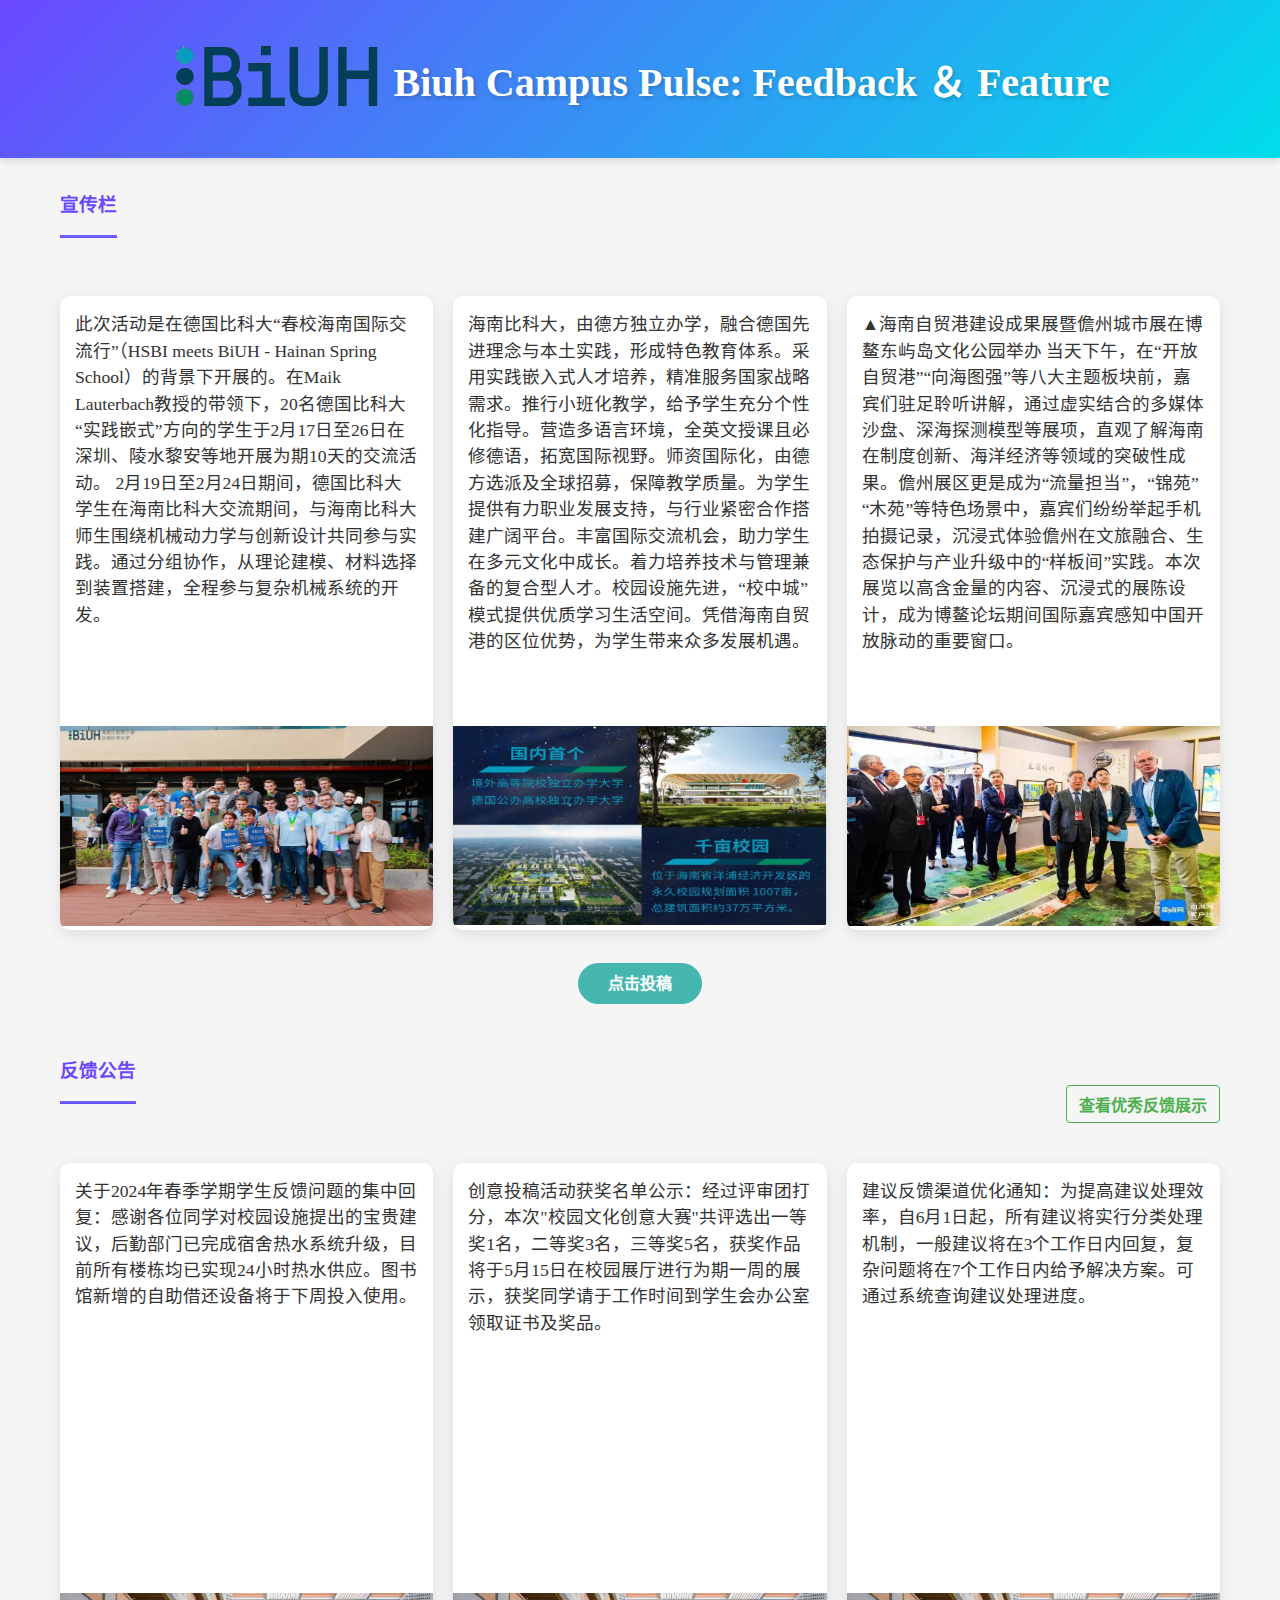
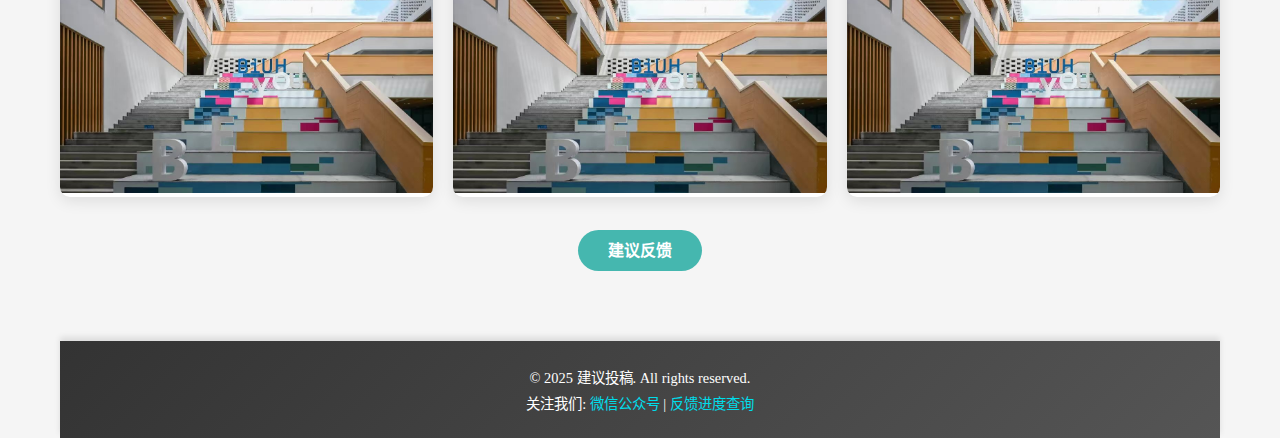
<file: 宣传(1)/宣传/index.html>
<!DOCTYPE html>
<html lang="zh-CN">

<head>
    <meta charset="UTF-8">
    <title>投稿箱</title>
    <link rel="stylesheet" href="css/style.css">
    <link rel="icon" href="favicon.ico">
</head>

<body>
    <div class="header">
        <h1><img src="images/top.png" alt=""> Biuh Campus Pulse: Feedback ＆ Feature</h1>
    </div>
    <div class="box">
        <h3>宣传栏</h3>
        <div class="promo-container">
            <div class="promo-item">
                <p>此次活动是在德国比科大“春校海南国际交流行”（HSBI meets BiUH - Hainan Spring School）的背景下开展的。在Maik
                    Lauterbach教授的带领下，20名德国比科大“实践嵌式”方向的学生于2月17日至26日在深圳、陵水黎安等地开展为期10天的交流活动。

                    2月19日至2月24日期间，德国比科大学生在海南比科大交流期间，与海南比科大师生围绕机械动力学与创新设计共同参与实践。通过分组协作，从理论建模、材料选择到装置搭建，全程参与复杂机械系统的开发。</p>
                <img src="images/i1.jpg" alt="">
            </div>
            <div class="promo-item">
                <p>海南比科大，由德方独立办学，融合德国先进理念与本土实践，形成特色教育体系。采用实践嵌入式人才培养，精准服务国家战略需求。推行小班化教学，给予学生充分个性化指导。营造多语言环境，全英文授课且必修德语，拓宽国际视野。师资国际化，由德方选派及全球招募，保障教学质量。为学生提供有力职业发展支持，与行业紧密合作搭建广阔平台。丰富国际交流机会，助力学生在多元文化中成长。着力培养技术与管理兼备的复合型人才。校园设施先进，“校中城”
                    模式提供优质学习生活空间。凭借海南自贸港的区位优势，为学生带来众多发展机遇。</p>
                <img src="images/i2.jpg" alt="">
            </div>
            <div class="promo-item">
                <p>▲海南自贸港建设成果展暨儋州城市展在博鳌东屿岛文化公园举办
                    当天下午，在“开放自贸港”“向海图强”等八大主题板块前，嘉宾们驻足聆听讲解，通过虚实结合的多媒体沙盘、深海探测模型等展项，直观了解海南在制度创新、海洋经济等领域的突破性成果。儋州展区更是成为“流量担当”，“锦苑”“木苑”等特色场景中，嘉宾们纷纷举起手机拍摄记录，沉浸式体验儋州在文旅融合、生态保护与产业升级中的“样板间”实践。‌本次展览以高含金量的内容、沉浸式的展陈设计，成为博鳌论坛期间国际嘉宾感知中国开放脉动的重要窗口。
                </p><img src="images/i3.jpg" alt="">
            </div>
        </div>

        <div class="submit-link">
            <a href="#" onclick="document.getElementById('modal').style.display='block'">点击投稿</a>
        </div>

        <div class="title-btn-group" style="display: flex; justify-content: space-between; align-items: center; margin: 15px 0;">
            <h3>反馈公告</h3>
            <a href="excellent-feedback.html" style="text-decoration: none; color: #4CAF50; font-weight: 600; padding: 6px 12px; border: 1px solid #4CAF50; border-radius: 4px;">
                查看优秀反馈展示
            </a>
        </div>

        <div class="promo-container">
            <div class="promo-item">
                <p>关于2024年春季学期学生反馈问题的集中回复：感谢各位同学对校园设施提出的宝贵建议，后勤部门已完成宿舍热水系统升级，目前所有楼栋均已实现24小时热水供应。图书馆新增的自助借还设备将于下周投入使用。</p>
                <img src="images/notice1.jpg" alt="公告图片1">
            </div>
            <div class="promo-item">
                <p>创意投稿活动获奖名单公示：经过评审团打分，本次"校园文化创意大赛"共评选出一等奖1名，二等奖3名，三等奖5名，获奖作品将于5月15日在校园展厅进行为期一周的展示，获奖同学请于工作时间到学生会办公室领取证书及奖品。</p>
                <img src="images/notice2.jpg" alt="公告图片2">
            </div>
            <div class="promo-item">
                <p>建议反馈渠道优化通知：为提高建议处理效率，自6月1日起，所有建议将实行分类处理机制，一般建议将在3个工作日内回复，复杂问题将在7个工作日内给予解决方案。可通过系统查询建议处理进度。</p>
                <img src="images/notice3.jpg" alt="公告图片3">
            </div>
        </div>

        <div class="submit-link">
            <a href="#" onclick="document.getElementById('suggestionModal').style.display='block'">建议反馈</a>
        </div>


        <!-- 主页面：在反馈公告区域下方添加入口 -->
        <div class="promo-container">
        <!-- 原有3个公告项 -->
        </div>

    
        <!-- 主页面footer修改：增加子页面链接 -->
        <div class="footer">
            <p>© 2025 建议投稿. All rights reserved.</p>
            <p>
                关注我们: <a href="#">微信公众号</a> | <a href="feedback-status.html">反馈进度查询</a>
            </p>
        </div>

        
        <div id="modal" class="modal">
            <div class="modal-content">
                <span class="close" onclick="document.getElementById('modal').style.display='none'">×</span>
                <h2>分享你的创意</h2>
                <textarea placeholder="请输入你的创意内容..." rows="5" id="creativeContent" required></textarea>
                <input type="file" accept="image/*" id="creativeFile">
                <button onclick="submitCreative()">提交</button>
            </div>
        </div>

        <div id="suggestionModal" class="modal">
            <div class="modal-content">
                <span class="close" onclick="document.getElementById('suggestionModal').style.display='none'">×</span>
                <h2>留下您的建议</h2>
                <p>欢迎留下您宝贵的建议~</p>
                姓名：<input type="text" placeholder="" id="name">
                专业：<input type="text" placeholder="" id="major">
                班级：<input type="text" placeholder="" id="class">
                学号：<input type="text" placeholder="" id="studentId">
                <textarea placeholder="有什么想对我们说的吗？" rows="5" id="suggestion" required></textarea>
            <div class="checkbox">
                <input type="checkbox" id="anonymous">
                <label for="anonymous">匿名提交（勾选后无需填写个人信息）</label>
            </div>
            <button onclick="submitSuggestion()">提交</button>
        </div>

        
    </div>
    

    <script>
        window.onclick = function (event) {
            var modal = document.getElementById('modal');
            if (event.target == modal) {
                modal.style.display = "none";
            }
            if (event.target == suggestionModal) {
                suggestionModal.style.display = "none";
            }
        }


    function submitCreative() {
            var content = document.getElementById('creativeContent').value.trim();
            if (content === '') {
                alert('创意内容不能为空！');
                return;
            }
            // 提交成功后引导访问优秀反馈页面
            if (confirm('投稿成功！感谢你的分享！是否查看其他同学的优秀反馈？')) {
                window.location.href = 'excellent-feedback.html';
            } else {
                document.getElementById('creativeContent').value = '';
                document.getElementById('creativeFile').value = '';
                document.getElementById('modal').style.display = 'none';
            }
    }

    // 主页面 submitSuggestion 函数同理修改
    function submitSuggestion() {
        // 原有验证逻辑...
        if (confirm('感谢你的建议！你的建议可能会被选为典型案例展示，是否查看已解决的优秀建议？')) {
            window.location.href = 'excellent-feedback.html';
        } else {
            var suggestion = document.getElementById('suggestion').value.trim();
                var anonymous = document.getElementById('anonymous').checked;
                var name = document.getElementById('name').value.trim();
                var major = document.getElementById('major').value.trim();
                var className = document.getElementById('class').value.trim();
                var studentId = document.getElementById('studentId').value.trim();

                // 检查建议内容是否为空
                if (suggestion === '') {
                    alert('建议内容不能为空！');
                    return;
                }

                // 如果未勾选匿名，则检查个人信息是否填写完整
                if (!anonymous) {
                    if (name === '' || major === '' || className === '' || studentId === '') {
                        alert('提交失败！未勾选匿名提交时，姓名、专业、班级和学号必须全部填写！');
                        return;
                    }
                }

                alert('感谢你的建议！');
                // 清空所有输入字段
                document.getElementById('name').value = '';
                document.getElementById('major').value = '';
                document.getElementById('class').value = '';
                document.getElementById('studentId').value = '';
                document.getElementById('suggestion').value = '';
                document.getElementById('anonymous').checked = false;
        }
        alert('感谢你的建议！您的提交编号为：SUG' + new Date().getTime()); // 模拟生成提交编号
        window.location.href = 'feedback-status.html'; // 提交后直接跳转查询页
    }

        
    </script>
</body>

</html>
</file>
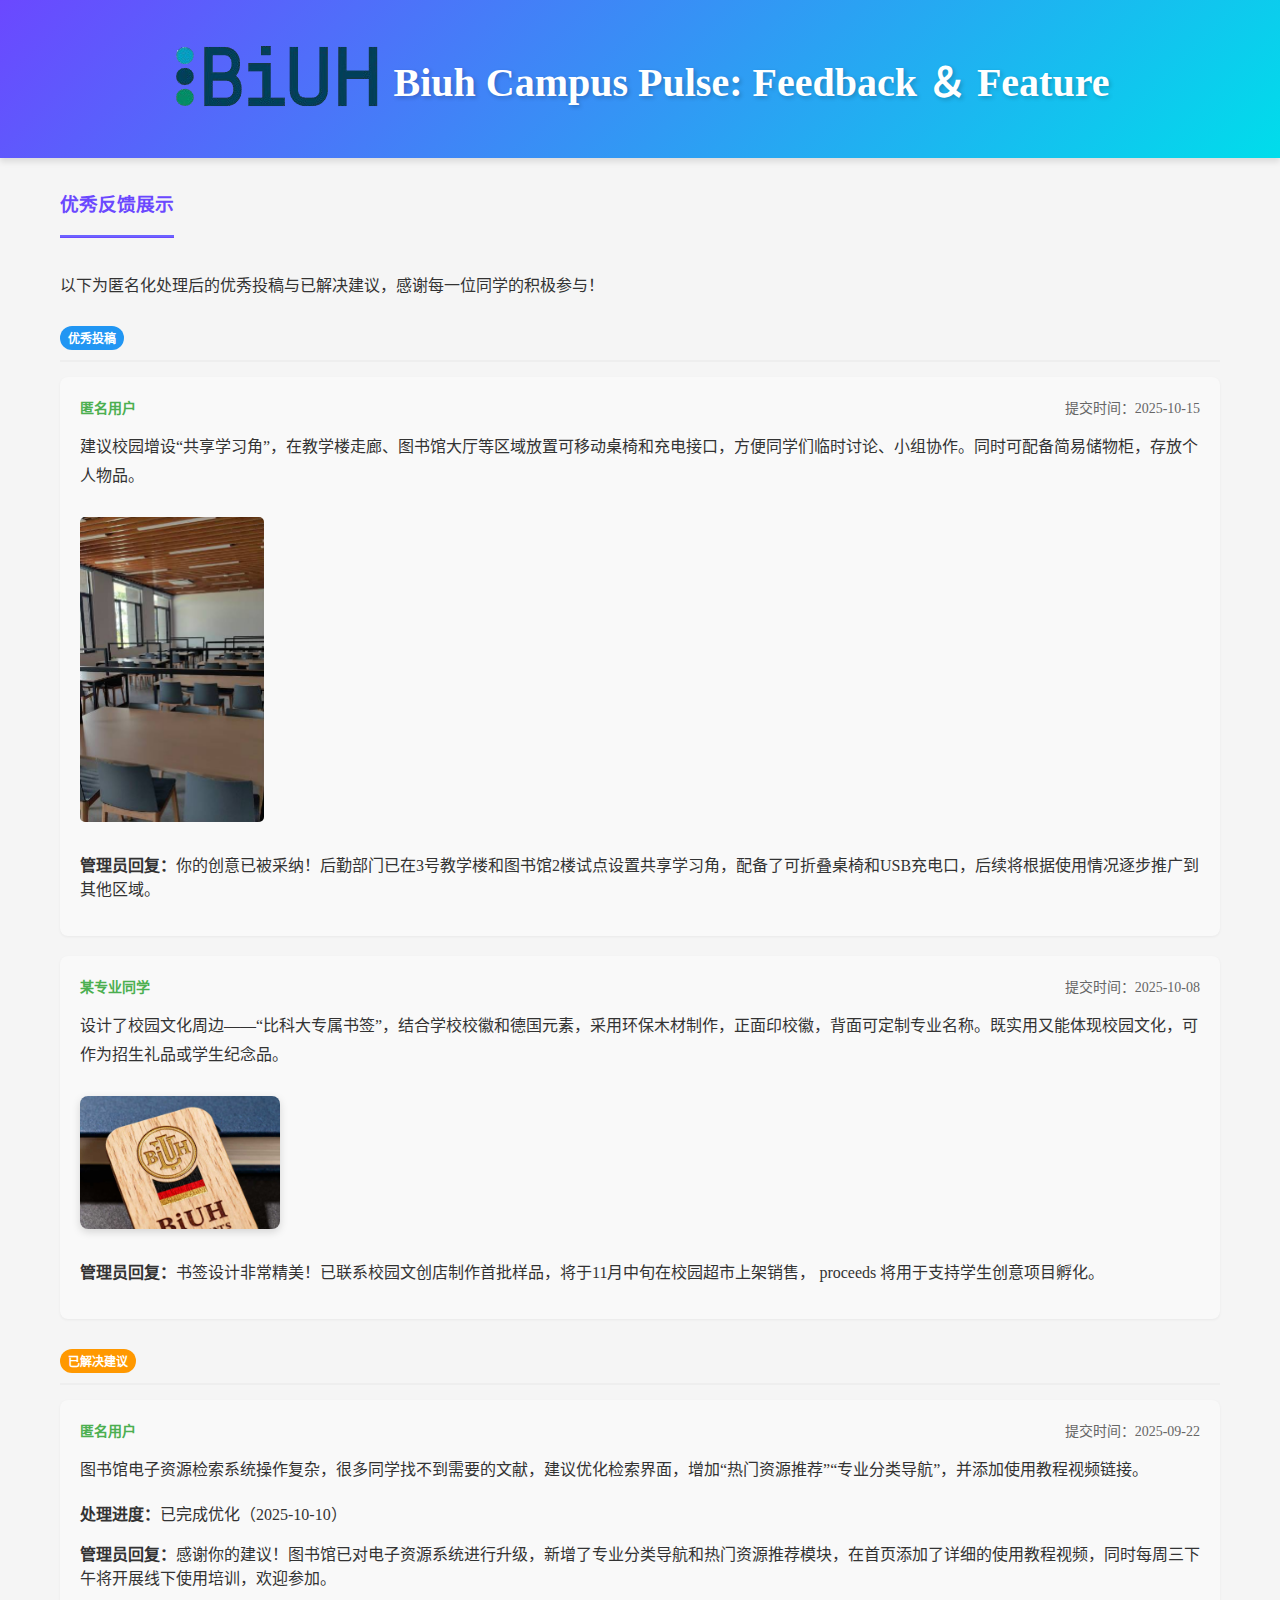
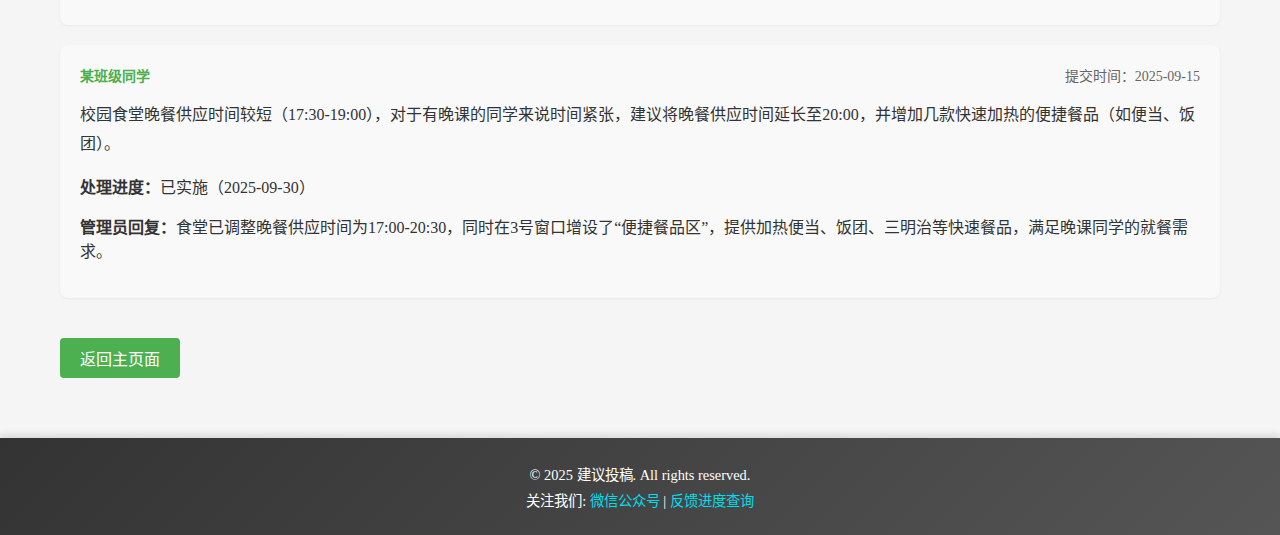
<file: 宣传(1)/宣传/excellent-feedback.html>
<!DOCTYPE html>
<html lang="zh-CN">
<head>
    <meta charset="UTF-8">
    <title>优秀反馈展示</title>
    <link rel="stylesheet" href="css/style.css">
    <style>
        /* 新增页面专属样式（复用主页面结构，仅微调） */
        .feedback-category {
            margin: 30px 0 15px;
            padding-bottom: 10px;
            border-bottom: 2px solid #eee;
        }
        .feedback-item {
            background: #f9f9f9;
            border-radius: 8px;
            padding: 20px;
            margin-bottom: 20px;
            box-shadow: 0 1px 3px rgba(0,0,0,0.05);
        }
        .feedback-header {
            display: flex;
            justify-content: space-between;
            align-items: center;
            margin-bottom: 10px;
            color: #666;
            font-size: 14px;
        }
        .feedback-author {
            font-weight: bold;
            color: #4CAF50; /* 匿名作者用绿色标识 */
        }
        .feedback-content {
            line-height: 1.8;
            margin: 15px 0;
        }
        .feedback-tag {
            display: inline-block;
            padding: 3px 8px;
            border-radius: 12px;
            font-size: 12px;
            color: white;
            margin-right: 8px;
        }
        .tag-creative {
            background: #2196F3; /* 优秀投稿标签-蓝色 */
        }
        .tag-suggestion {
            background: #FF9800; /* 已解决建议标签-橙色 */
        }
        .feedback-image {
            max-width: 100%;
            border-radius: 5px;
            margin: 10px 0;
        }
        .back-home {
            display: inline-block;
            margin: 20px 0;
            padding: 8px 20px;
            background: #4CAF50;
            color: white;
            text-decoration: none;
            border-radius: 4px;
        }
        .back-home:hover {
            background: #45a049;
        }
    </style>
</head>
<body>
    <div class="header">
        <!-- 复用主页面头部，保持风格统一 -->
        <h1><img src="images/top.png" alt=""> Biuh Campus Pulse: Feedback ＆ Feature</h1>
    </div>
    
    <div class="box">
        <h3>优秀反馈展示</h3>
        <p>以下为匿名化处理后的优秀投稿与已解决建议，感谢每一位同学的积极参与！</p>
        
        <!-- 优秀投稿分类 -->
        <h4 class="feedback-category">
            <span class="feedback-tag tag-creative">优秀投稿</span>
        </h4>
        
        <!-- 投稿项1 -->
        <div class="feedback-item">
            <div class="feedback-header">
                <span class="feedback-author">匿名用户</span>
                <span>提交时间：2025-10-15</span>
            </div>
            <div class="feedback-content">
                <p>建议校园增设“共享学习角”，在教学楼走廊、图书馆大厅等区域放置可移动桌椅和充电接口，方便同学们临时讨论、小组协作。同时可配备简易储物柜，存放个人物品。</p>
            </div>
            <img src="images/creative1.jpg" alt="共享学习角设计图" class="feedback-image">
            <p><strong>管理员回复：</strong>你的创意已被采纳！后勤部门已在3号教学楼和图书馆2楼试点设置共享学习角，配备了可折叠桌椅和USB充电口，后续将根据使用情况逐步推广到其他区域。</p>
        </div>
        
        <!-- 投稿项2 -->
        <div class="feedback-item">
            <div class="feedback-header">
                <span class="feedback-author">某专业同学</span>
                <span>提交时间：2025-10-08</span>
            </div>
            <div class="feedback-content">
                <p>设计了校园文化周边——“比科大专属书签”，结合学校校徽和德国元素，采用环保木材制作，正面印校徽，背面可定制专业名称。既实用又能体现校园文化，可作为招生礼品或学生纪念品。</p>
            </div>
            <img src="images/creative2.jpg" alt="校园书签设计图" class="feedback-image bookmark">
            <p><strong>管理员回复：</strong>书签设计非常精美！已联系校园文创店制作首批样品，将于11月中旬在校园超市上架销售， proceeds 将用于支持学生创意项目孵化。</p>
        </div>
        
        <!-- 已解决建议分类 -->
        <h4 class="feedback-category">
            <span class="feedback-tag tag-suggestion">已解决建议</span>
        </h4>
        
        <!-- 建议项1 -->
        <div class="feedback-item">
            <div class="feedback-header">
                <span class="feedback-author">匿名用户</span>
                <span>提交时间：2025-09-22</span>
            </div>
            <div class="feedback-content">
                <p>图书馆电子资源检索系统操作复杂，很多同学找不到需要的文献，建议优化检索界面，增加“热门资源推荐”“专业分类导航”，并添加使用教程视频链接。</p>
            </div>
            <p><strong>处理进度：</strong>已完成优化（2025-10-10）</p>
            <p><strong>管理员回复：</strong>感谢你的建议！图书馆已对电子资源系统进行升级，新增了专业分类导航和热门资源推荐模块，在首页添加了详细的使用教程视频，同时每周三下午将开展线下使用培训，欢迎参加。</p>
        </div>
        
        <!-- 建议项2 -->
        <div class="feedback-item">
            <div class="feedback-header">
                <span class="feedback-author">某班级同学</span>
                <span>提交时间：2025-09-15</span>
            </div>
            <div class="feedback-content">
                <p>校园食堂晚餐供应时间较短（17:30-19:00），对于有晚课的同学来说时间紧张，建议将晚餐供应时间延长至20:00，并增加几款快速加热的便捷餐品（如便当、饭团）。</p>
            </div>
            <p><strong>处理进度：</strong>已实施（2025-09-30）</p>
            <p><strong>管理员回复：</strong>食堂已调整晚餐供应时间为17:00-20:30，同时在3号窗口增设了“便捷餐品区”，提供加热便当、饭团、三明治等快速餐品，满足晚课同学的就餐需求。</p>
        </div>
        
        <!-- 返回主页面按钮 -->
        <a href="index.html" class="back-home">返回主页面</a>
    </div>
    
        <div class="footer">
            <p>© 2025 建议投稿. All rights reserved.</p>
            <p>
                关注我们: <a href="#">微信公众号</a> | <a href="feedback-status.html">反馈进度查询</a>
            </p>
        </div>
</body>
</html>
</file>
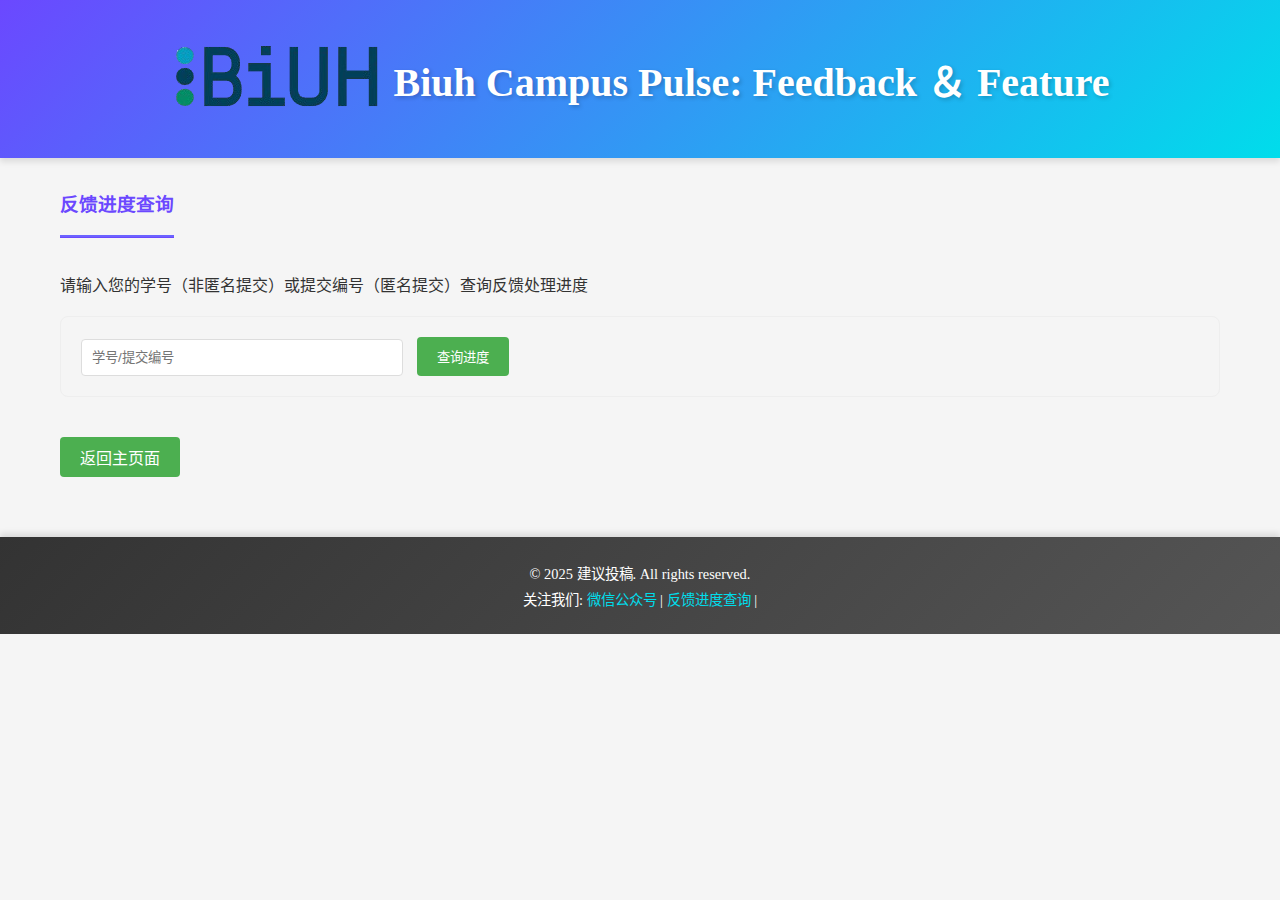
<file: 宣传(1)/宣传/feedback-status.html>
<!DOCTYPE html>
<html lang="zh-CN">
<head>
    <meta charset="UTF-8">
    <title>反馈进度查询</title>
    <link rel="stylesheet" href="css/style.css">
    <style>
        /* 进度查询专属样式 */
        .query-form {
            margin: 20px 0;
            padding: 20px;
            border: 1px solid #eee;
            border-radius: 8px;
        }
        .query-form input {
            width: 300px;
            padding: 10px;
            margin-right: 10px;
            border: 1px solid #ddd;
            border-radius: 4px;
        }
        .query-form button {
            padding: 10px 20px;
            background: #4CAF50;
            color: white;
            border: none;
            border-radius: 4px;
            cursor: pointer;
        }
        .status-result {
            margin: 20px 0;
            padding: 20px;
            border: 1px solid #eee;
            border-radius: 8px;
            display: none; /* 默认隐藏，查询后显示 */
        }
        .status-item {
            margin-bottom: 15px;
            line-height: 1.8;
        }
        .status-label {
            font-weight: bold;
            color: #333;
        }
        .status-processing {
            color: #FF9800; /* 处理中-橙色 */
            font-weight: bold;
        }
        .status-resolved {
            color: #4CAF50; /* 已解决-绿色 */
            font-weight: bold;
        }
        /* 与优秀反馈展示页一致的返回主页面按钮样式（直接复用） */
        .back-home {
            display: inline-block;
            margin: 20px 0;
            padding: 8px 20px;
            background: #4CAF50;
            color: white;
            text-decoration: none;
            border-radius: 4px;
        }
        .back-home:hover {
            background: #45a049;
            transition: all 0.3s; /* hover过渡动画，和优秀反馈页一致 */
        }
    </style>
</head>
<body>
    <div class="header">
        <!-- 复用主页面头部 -->
        <h1><img src="images/top.png" alt=""> Biuh Campus Pulse: Feedback ＆ Feature</h1>
    </div>
    
    <div class="box">
        <h3>反馈进度查询</h3>
        <p>请输入您的学号（非匿名提交）或提交编号（匿名提交）查询反馈处理进度</p>
        
        <!-- 查询表单 -->
        <div class="query-form">
            <input type="text" id="queryCode" placeholder="学号/提交编号" required>
            <button onclick="queryStatus()">查询进度</button>
        </div>
        
        <!-- 进度结果展示区 -->
        <div class="status-result" id="resultPanel">
            <h4>查询结果</h4>
            <div class="status-item">
                <span class="status-label">提交内容：</span>
                <span id="content">关于校园图书馆电子资源检索系统优化的建议</span>
            </div>
            <div class="status-item">
                <span class="status-label">提交时间：</span>
                <span id="time">2025-10-10 15:30</span>
            </div>
            <div class="status-item">
                <span class="status-label">当前状态：</span>
                <span id="status" class="status-processing">处理中</span>
            </div>
            <div class="status-item">
                <span class="status-label">处理说明：</span>
                <span id="note">图书馆已收到建议，预计10月20日前完成系统界面优化</span>
            </div>
        </div>

        <!-- 新增：与优秀反馈展示页样式一致的返回主页面按钮 -->
        <a href="index.html" class="back-home">返回主页面</a>
    </div>
    
    <div class="footer">
        <!-- 复用主页面底部，保持链接统一 -->
        <p>© 2025 建议投稿. All rights reserved.</p>
        <p>
            关注我们: <a href="#">微信公众号</a> | <a href="feedback-status.html">反馈进度查询</a> |
        </p>
    </div>

    <script>
        // 模拟查询逻辑（实际项目中需对接后端接口）
        function queryStatus() {
            const code = document.getElementById('queryCode').value.trim();
            if (!code) {
                alert('请输入学号或提交编号');
                return;
            }
            // 显示查询结果（实际中根据code请求后端数据后渲染）
            document.getElementById('resultPanel').style.display = 'block';
        }
    </script>
</body>
</html>
</file>
<file: 宣传(1)/宣传/css/style.css>
body {
    margin: 0;
    padding: 0;
    background-color: #f5f5f5;
    box-sizing: border-box;
    color: #333;
}

.header {
    background: linear-gradient(135deg, #6b48ff, #00ddeb);
    color: white;
    text-align: center;
    padding: 40px 20px;
    box-shadow: 0 4px 6px rgba(0, 0, 0, 0.1);
}

.header h1 {
    display: flex; align-items: center;justify-content: center;
    margin: 0;
    font-size: 2.5em;
    text-shadow: 2px 2px 4px rgba(0, 0, 0, 0.2);
}

.promo-container {
    display: grid;
    grid-template-columns: repeat(3, 1fr);
    gap: 20px;
    max-width: 1200px;
    margin: 40px auto;
}

.promo-item {
    background: white;
    border-radius: 10px;
    overflow: hidden;
    box-shadow: 0 4px 15px rgba(0, 0, 0, 0.1);
}


.promo-item img {
    width: 100%;
    height: 200px;
}

.promo-item p {
    padding: 15px;
    height: 400px;
    margin: 0;
    font-size: 1.1em;
    line-height: 1.5;
}

.submit-link {
    text-align: center;
    margin: 30px 0;
}

.submit-link a {
    background: #45b7af;
    color: white;
    padding: 12px 30px;
    border-radius: 25px;
    text-decoration: none;
    font-weight: bold;
    transition: background 0.3s ease;
}

.modal {
    display: none;
    position: fixed;
    top: 0;
    left: 0;
    width: 100%;
    height: 100%;
    background: rgba(0, 0, 0, 0.6);
    z-index: 1000;
}

.modal-content {
    background: white;
    margin: 10% auto;
    padding: 30px;
    width: 90%;
    max-width: 500px;
    border-radius: 15px;
    box-shadow: 0 5px 25px rgba(0, 0, 0, 0.2);
    position: relative;
}

.close {
    position: absolute;
    right: 20px;
    top: 15px;
    font-size: 28px;
    cursor: pointer;
    color: #888;
}

.close:hover {
    color: #333;
}

textarea,
input[type="file"] {
    width: 100%;
    margin: 10px 0;
    padding: 10px;
    border: 1px solid #ddd;
    border-radius: 5px;
    box-sizing: border-box;
}

button {
    background: #4ecdc4;
    color: white;
    border: none;
    padding: 10px 20px;
    border-radius: 5px;
    cursor: pointer;
    transition: background 0.3s ease;
}

button:hover {
    background: #45b7af;
}

.suggestion-box {
    max-width: 1160px;
    margin: 40px auto;
    padding: 20px;
    background: white;
    border-radius: 10px;
    box-shadow: 0 4px 15px rgba(0, 0, 0, 0.1);
}

.suggestion-box h2 {
    color: #6b48ff;
    margin-top: 0;
}
.suggestion-box input[type="text"]{outline: none; width: 180px; height: 30px;}
.checkbox {
    margin: 10px 0;
}

.footer {
    background: linear-gradient(135deg, #333, #555);
    color: white;
    text-align: center;
    padding: 20px;
    margin-top: 40px;
    box-shadow: 0 -4px 6px rgba(0, 0, 0, 0.1);
}

.footer p {
    margin: 5px 0;
    font-size: 0.9em;
}

.footer a {
    color: #00ddeb;
    text-decoration: none;
    transition: color 0.3s ease;
}

.footer a:hover {
    color: #ff6b6b;
}

.box {
    width: 1160px;
    margin: auto;
}

.box h3 {
    border-bottom: 1px solid #6b48ff;
    line-height: 55px;
    color: #6b48ff;
}

a[href="excellent-feedback.html"]:hover {
    background-color: #4CAF50;
    color: white !important; /* 文字变白 */
    transition: all 0.3s; /* 过渡动画，更丝滑 */
}

/* 1. 统一所有标题（宣传栏、反馈公告）的下划线样式 */
h3 {
    position: relative; /* 下划线定位的基础 */
    display: inline-block; /* 下划线宽度跟着文字走，和宣传栏一致 */
    padding-bottom: 5px; /* 文字和下划线的间距，和宣传栏保持一致 */
    /* 下面的颜色可以根据你现有宣传栏的颜色修改，比如你的宣传栏文字是蓝色就改蓝色 */
    color: #333; /* 标题文字颜色（和宣传栏一致即可） */
}

h3::after {
    content: ""; /* 生成下划线的伪元素 */
    position: absolute;
    left: 0;
    bottom: 0;
    width: 100%; /* 下划线宽度=文字宽度 */
    height: 2px; /* 下划线厚度（和宣传栏一致，比如宣传栏是2px就用2px） */
    background-color: #6c63ff; /* 下划线颜色（必须和宣传栏的下划线颜色一样！） */
}

/* 2. 修复按钮和标题的对齐问题（避免按钮挡着下划线） */
.title-btn-group {
    align-items: flex-end !important; /* 让标题和按钮底部对齐，下划线不偏移 */
    margin: 15px 0 20px 0 !important; /* 底部留一点间距，避免公告内容贴太紧 */
}

/* 3. 保持按钮不影响标题样式 */
.title-btn-group a {
    margin-left: 10px; /* 按钮和标题的间距，避免挤在一起 */
}

.feedback-image.bookmark {
    width: 200px; /* 核心：缩小到200px宽 */
    height: auto;
    border-radius: 8px;
    box-shadow: 0 3px 8px rgba(0,0,0,0.15);
    margin: 10px 0;
}
</file>
